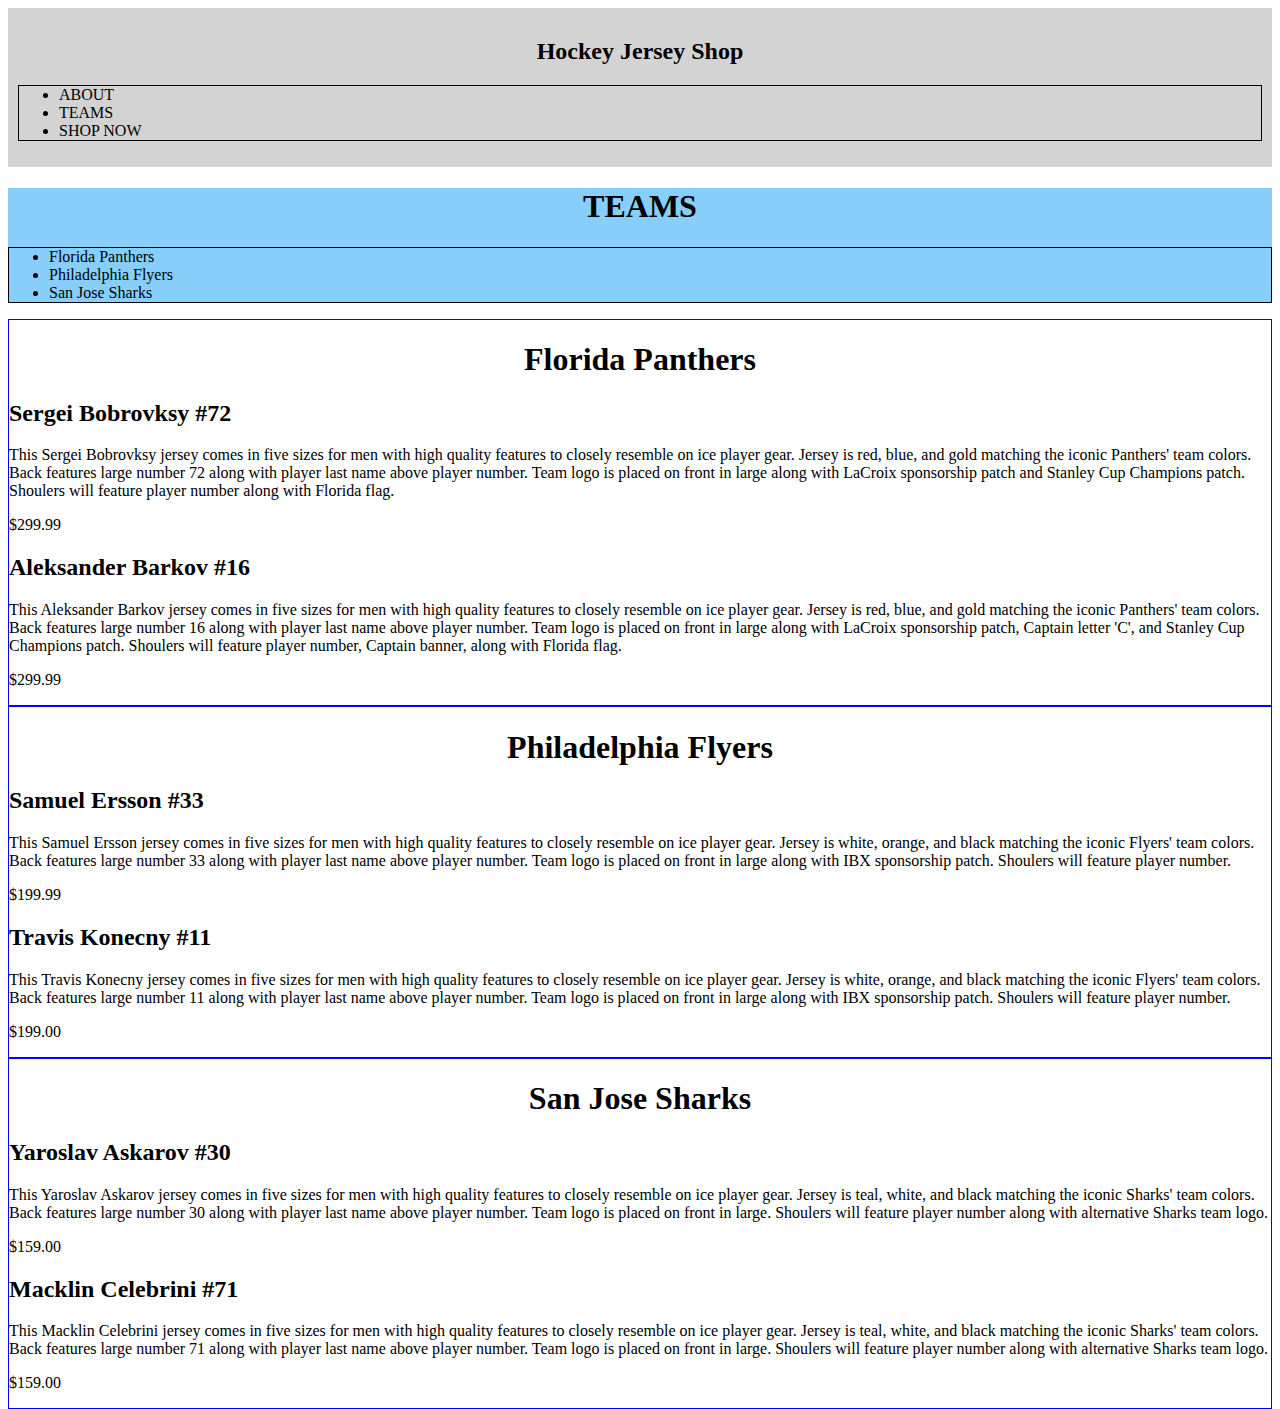
<file: index.html>
<!DOCTYPE html>
<html lang="en">
  <head>
    <meta charset="UTF-8" />
    <meta name="viewport" content="width=device-width, initial-scale=1.0" />
    <link
      href="https://fonts.googleapis.com/css2?family=Open+Sans:ital,wght@0,300;0,400;0,600;0,700;1,400&display=swap"
      rel="stylesheet"
    />
    <link rel="stylesheet" href="./css/style.css" />
    <title>Hockey Jersey Shop - Home</title>
  </head>
  <body>
    <header>
      <nav class="navigation">
        <h2 class="navigation__header">Hockey Jersey Shop</h2>
        <ul class="navigation__options">
          <li class="navigation__option">ABOUT</li>
          <li class="navigation__option">TEAMS</li>
          <li class="navigation__option">SHOP NOW</li>
        </ul>
      </nav>

      <nav class="menu">
        <h1 class="menu__header">TEAMS</h1>
        <ul class="menu__options">
          <li class="menu__option">Florida Panthers</li>
          <li class="menu__option">Philadelphia Flyers</li>
          <li class="menu__option">San Jose Sharks</li>
        </ul>
      </nav>
    </header>
    <main class="jersey__main">
      <div class="jersey__option">
        <h1 class="jersey__team">Florida Panthers</h1>

        <h2 class="jersey__name">Sergei Bobrovksy #72</h2>
        <p class="jersey__description">
          This Sergei Bobrovksy jersey comes in five sizes for men with high quality features to closely resemble on ice player gear. Jersey is red, blue, and gold matching the iconic Panthers' team colors. Back features large number 72 along with player last name above player number. Team logo is placed on front in large along with LaCroix sponsorship patch and Stanley Cup Champions patch. Shoulers will feature player number along with Florida flag.
        </p>
        <p class="jersey__price">$299.99</p>

        <h2 class="jersey__name">Aleksander Barkov #16</h2>
        <p class="jersey__description">
            This Aleksander Barkov jersey comes in five sizes for men with high quality features to closely resemble on ice player gear. Jersey is red, blue, and gold matching the iconic Panthers' team colors. Back features large number 16 along with player last name above player number. Team logo is placed on front in large along with LaCroix sponsorship patch, Captain letter 'C', and Stanley Cup Champions patch. Shoulers will feature player number, Captain banner, along with Florida flag.
        </p>
        <p class="jersey__price">$299.99</p>
      </div>

      <div class="jersey__option">
        <h1 class="jersey__team">Philadelphia Flyers</h1>

        <h2 class="jersey__name">Samuel Ersson #33</h2>
        <p class="jersey__description">
            This Samuel Ersson jersey comes in five sizes for men with high quality features to closely resemble on ice player gear. Jersey is white, orange, and black matching the iconic Flyers' team colors. Back features large number 33 along with player last name above player number. Team logo is placed on front in large along with IBX sponsorship patch. Shoulers will feature player number.
        </p>
        <p class="jersey__price">$199.99</p>

        <h2 class="jersey__name">Travis Konecny #11</h2>
        <p class="jersey__description">
            This Travis Konecny jersey comes in five sizes for men with high quality features to closely resemble on ice player gear. Jersey is white, orange, and black matching the iconic Flyers' team colors. Back features large number 11 along with player last name above player number. Team logo is placed on front in large along with IBX sponsorship patch. Shoulers will feature player number.
        </p>
        <p class="jersey__price">$199.00</p>
      </div>

      <div class="jersey__option">
        <h1 class="jersey__team">San Jose Sharks</h1>

        <h2 class="jersey__name">Yaroslav Askarov #30</h2>
        <p class="jersey__description">
            This Yaroslav Askarov jersey comes in five sizes for men with high quality features to closely resemble on ice player gear. Jersey is teal, white, and black matching the iconic Sharks' team colors. Back features large number 30 along with player last name above player number. Team logo is placed on front in large. Shoulers will feature player number along with alternative Sharks team logo.
        </p>
        <p class="jersey__price">$159.00</p>

        <h2 class="jersey__name">Macklin Celebrini #71</h2>
        <p class="jersey__description">
            This Macklin Celebrini jersey comes in five sizes for men with high quality features to closely resemble on ice player gear. Jersey is teal, white, and black matching the iconic Sharks' team colors. Back features large number 71 along with player last name above player number. Team logo is placed on front in large. Shoulers will feature player number along with alternative Sharks team logo.
        </p>
        <p class="jersey__price">$159.00</p>
      </div>
    </main>
  </body>
</html>
</file>
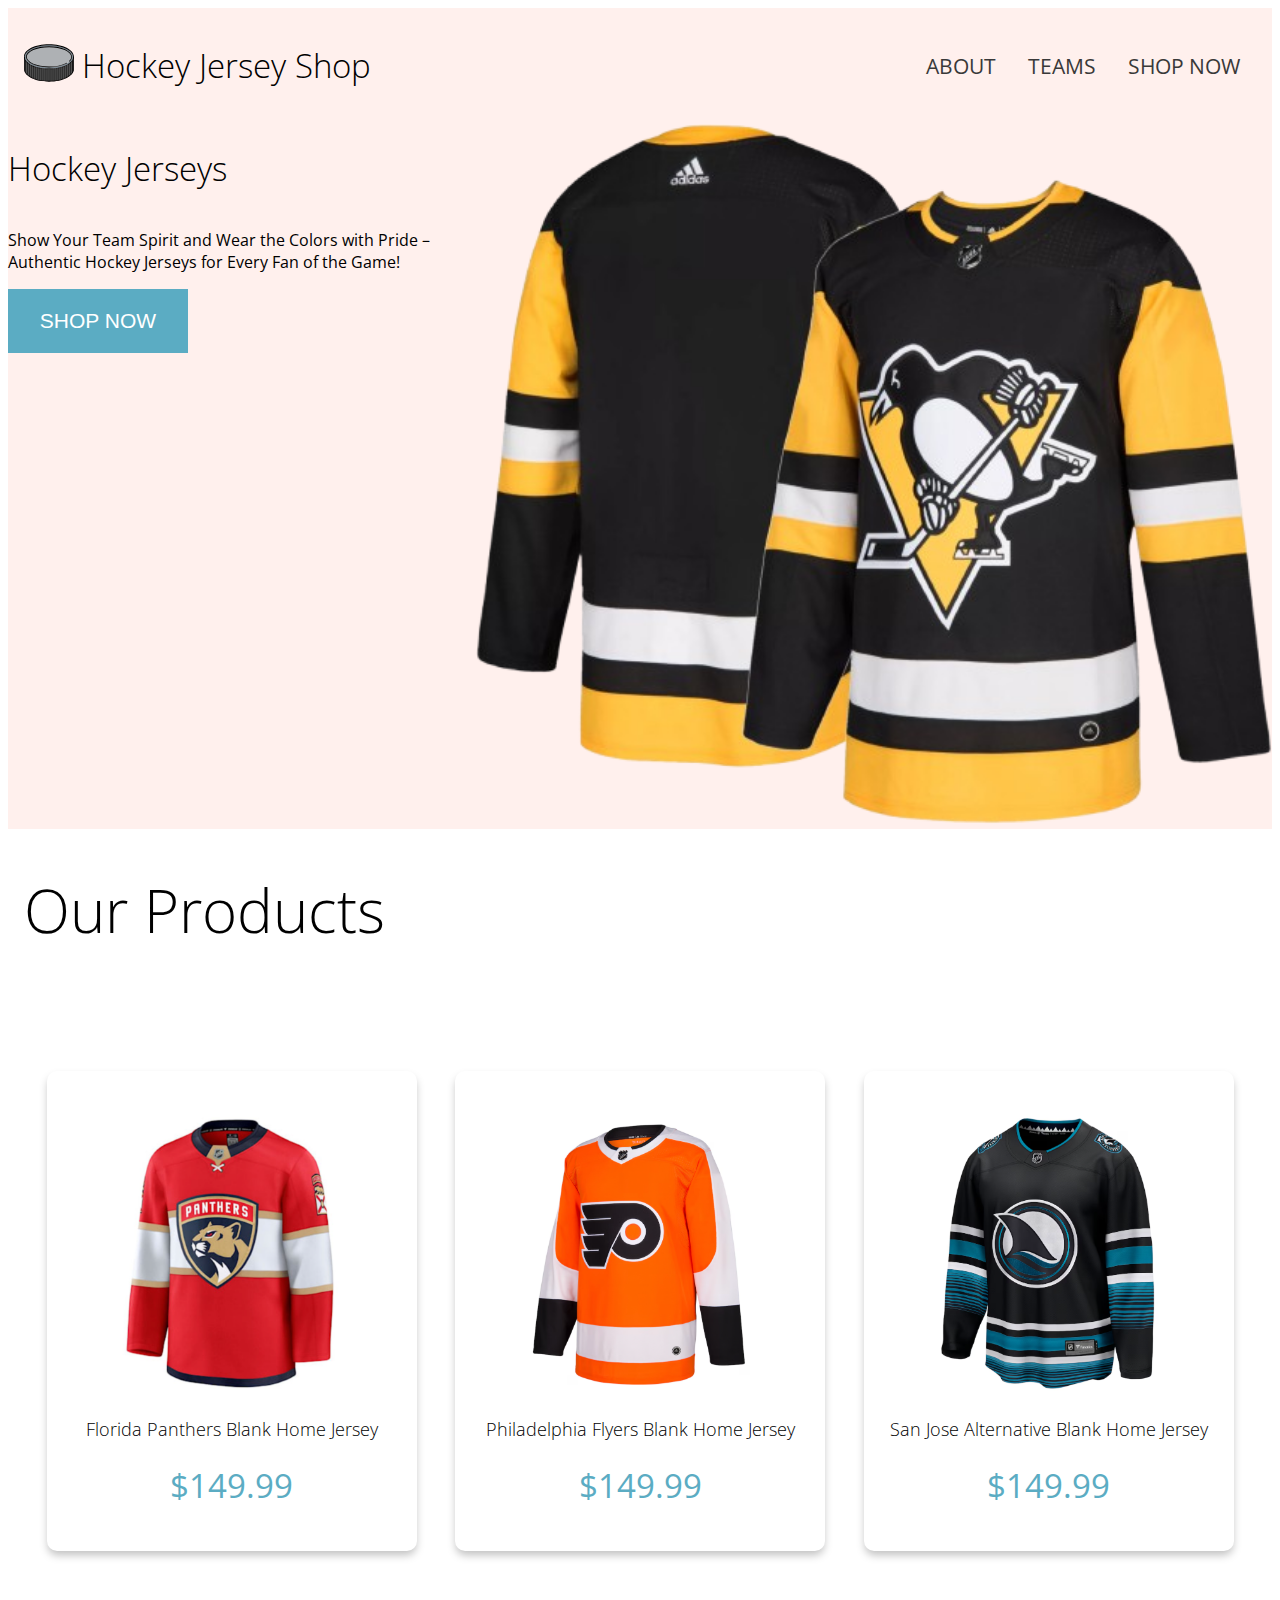
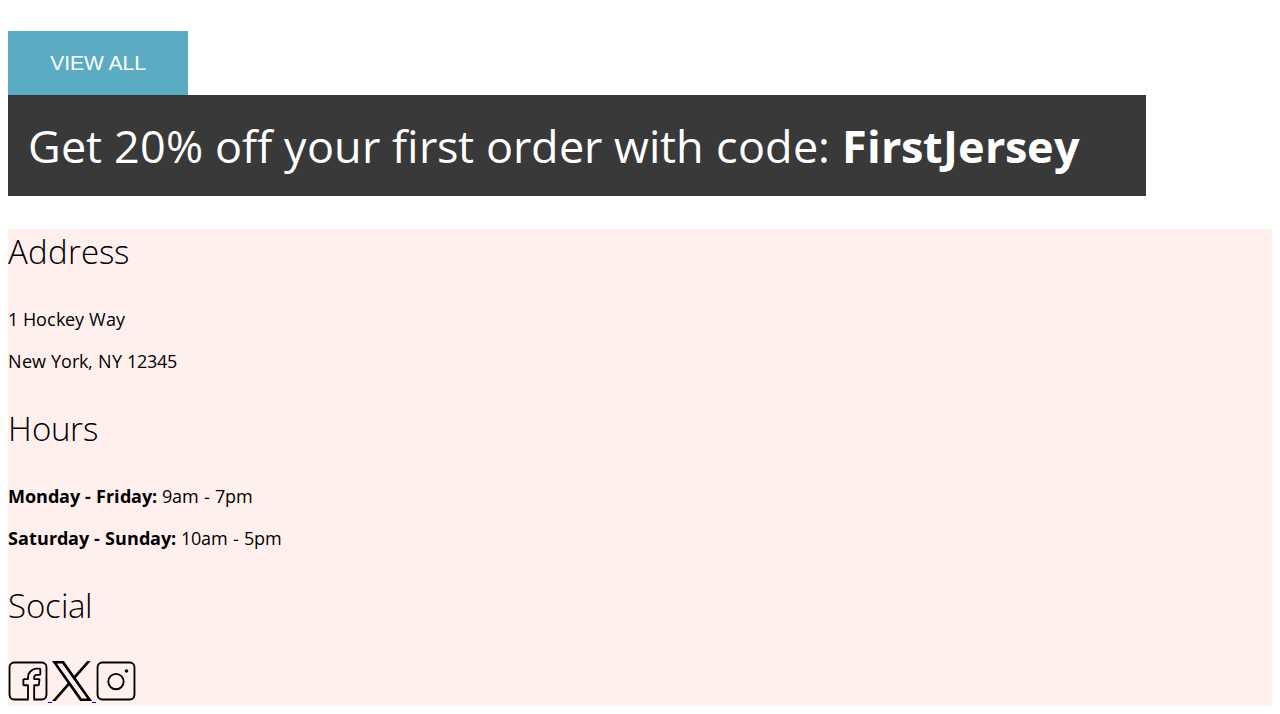
<file: pages/landing-page.html>
<!DOCTYPE html>
<html lang="en">
  <head>
    <meta charset="UTF-8" />
    <meta name="viewport" content="width=device-width, initial-scale=1.0" />
    <link rel="stylesheet" href="../css/global.css" />
    <link
      href="https://fonts.googleapis.com/css2?family=Open+Sans:ital,wght@0,300;0,400;0,600;0,700;1,400&display=swap"
      rel="stylesheet"
    />
    <link rel="stylesheet" href="../css/landing-page.css" />
    <title>Hockey Jersey Shop - Home</title>
  </head>
  <body>
    <header class="header">
      <div class="header__left">
        <a class="header__link" href="../pages/home-page.html">
          <img class="header__logo" src="../assets/puck.svg" />
        </a>
        <h2 class="header__title">Hockey Jersey Shop</h2>
      </div>

      <nav class="navigation">
        <ul class="navigation__options">
          <a class="navigation__link" href="../pages/landing-page.html">
            <li class="navigation__option">ABOUT</li>
          </a>
          <a class="navigation__link" href="#TEAMS">
            <li class="navigation__option" href="">TEAMS</li>
          </a>
          <a class="navigation__link" href="#TEAMS">
            <li class="navigation__option" href="">SHOP NOW</li>
          </a>
        </ul>
      </nav>
    </header>

    <div class="hero">
      <div class="hero__left">
        <h1 class="hero__title">Hockey Jerseys</h1>
        <p class="hero__text">
          Show Your Team Spirit and Wear the Colors with Pride – Authentic
          Hockey Jerseys for Every Fan of the Game!
        </p>
        <button class="hero__button">SHOP NOW</button>
      </div>
      <div class="hero__right">
        <img class="hero__image" src="../assets/17ADIMNHLPNSBLNKHAPT__1_-removebg-preview.png" />
      </div>
    </div>

    <div class="products">
      <h1 class="products__header">Our Products</h1>

      <div class="products__cards">
        <div class="products__item">
          <img class="products__image" src="../assets/panthers-jersey.png" />
          <h2 class="products__title">Florida Panthers Blank Home Jersey</h2>
          <p class="products__price">$149.99</p>
        </div>

        <div class="products__item">
          <img class="products__image" src="../assets/flyers-jersey.png" />
          <h2 class="products__title">Philadelphia Flyers Blank Home Jersey</h2>
          <p class="products__price">$149.99</p>
        </div>

        <div class="products__item">
          <img class="products__image" src="../assets/sharks-jersey.png" />
          <h2 class="products__title">
            San Jose Alternative Blank Home Jersey
          </h2>
          <p class="products__price">$149.99</p>
        </div>
      </div>

      <button class="products__button">VIEW ALL</button>
      <div class="products__discount">
        <p class="products__discount__text">
          Get 20% off your first order with code:
          <span class="bold__text">FirstJersey</span>
        </p>
      </div>
    </div>

    <div class="footer">
      <div class="footer__column">
        <h3 class="footer__title">Address</h3>
        <p class="footer__line">1 Hockey Way</p>
        <p class="footer__line">New York, NY 12345</p>
      </div>

      <div class="footer__column">
        <h3 class="footer__title">Hours</h3>
        <p class="footer__line">
          <span class="bold__text">Monday - Friday:</span> 9am - 7pm
        </p>
        <p class="footer__line">
          <span class="bold__text">Saturday - Sunday:</span> 10am - 5pm
        </p>
      </div>

      <div class="footer__column">
        <h3 class="footer__title">Social</h3>
        <a href="https://www.facebook.com/">
          <img class="footer__icon" src="../assets/Facebook-Icon.svg" />
        </a>

        <a href="https://www.x.com/">
          <img class="footer__icon" src="../assets/X_logo_2023_original.svg" />
        </a>

        <a href="https://www.instagram.com/">
          <img class="footer__icon" src="../assets/Instagram-Icon.svg" />
        </a>
      </div>
    </div>
  </body>
</html>
</file>
<file: css/style.css>
.navigation {
    padding: 10px;
    background-color: lightgray;
}

.navigation__header, .menu__header {
    text-align: center;
}

.navigation__options, .menu__options {
    border: 1px solid black;
}

.menu {
    background-color: lightskyblue;
}

.jersey__main {
    display: flex;
    flex-direction: column;
    justify-content: space-between;
    height: 950px;
}

.jersey__option {
    border: 1px solid blue;
}

.jersey__team {
    text-align: center;
}
</file>
<file: css/global.css>
body {
    font-family: 'Open Sans';
    font-weight: 400;
}
</file>
<file: css/landing-page.css>
a:hover {
  color: #5bacc3;
}

.header {
  display: flex;
  flex-direction: row;
  align-items: center;
  justify-content: space-between;
  background-color: #fff0ed;
  padding: 0.5rem;
}

.header__left {
  display: flex;
  flex-direction: row;
  align-items: center;
}

.header__logo {
  height: 50px;
  width: 50px;
  padding: 0.5rem;
}

.header__title {
  font-size: 33px;
  font-weight: 300;
}

.navigation__options {
  font-size: 21px;
  font-weight: 400;
  list-style-type: none;
  display: flex;
  flex-direction: row;
  padding: 0.5rem;
}

.navigation__option {
  padding: 0 1rem;
}

.navigation__link {
  text-decoration: none;
  color: #393939;
}

.hero {
  background-color: #fff0ed;
  display: flex;
  flex-direction: row;
}

.hero__left {
  display: flex;
  flex-direction: column;
}

.hero__title {
  font-size: 33px;
  font-weight: 300;
}

.hero__image {
  height: 700px;
}

.hero__button,
.products__button {
  background-color: #5bacc3;
  color: white;
  font-weight: 400;
  font-size: 21px;
  border: none;
  width: 180px;
  padding: 20px;
}

.products {
  display: flex;
  flex-direction: column;
}

.products__header {
  font-size: 60px;
  font-weight: 300;
  padding: 0 1rem;
}

.products__cards {
  display: flex;
  flex-direction: row;
  justify-content: space-evenly;
  margin: 5rem 0;
}

.products__item {
  width: 330px;
  height: 440px;
  padding: 20px;
  border-radius: 10px;
  box-shadow: 0 5px 9px -1px rgba(0, 0, 0, 0.25);
  display: flex;
  flex-direction: column;
  align-items: center;
  justify-content: space-evenly;
}

.products__image {
  height: 280px;
}

.products__title {
  font-size: 18px;
  font-weight: 300;
  margin: 0;
}

.products__price {
  font-size: 33px;
  font-weight: 400;
  color: #5bacc3;
  margin: 0;
}

.products__discount {
  background-color: #393939;
  width: 90%;
}

.products__discount__text {
  color: white;
  font-size: 45px;
  font-weight: 400;
  margin: 0;
  padding: 20px;
}

.bold__text {
  font-weight: 700;
}

.footer {
  background-color: #fff0ed;
}

.footer__title {
  font-size: 33px;
  font-weight: 300;
}

.footer__line {
  font-size: 18px;
  font-weight: 400;
}

.footer__icon {
  height: 40px;
  width: 40px;
}
</file>
